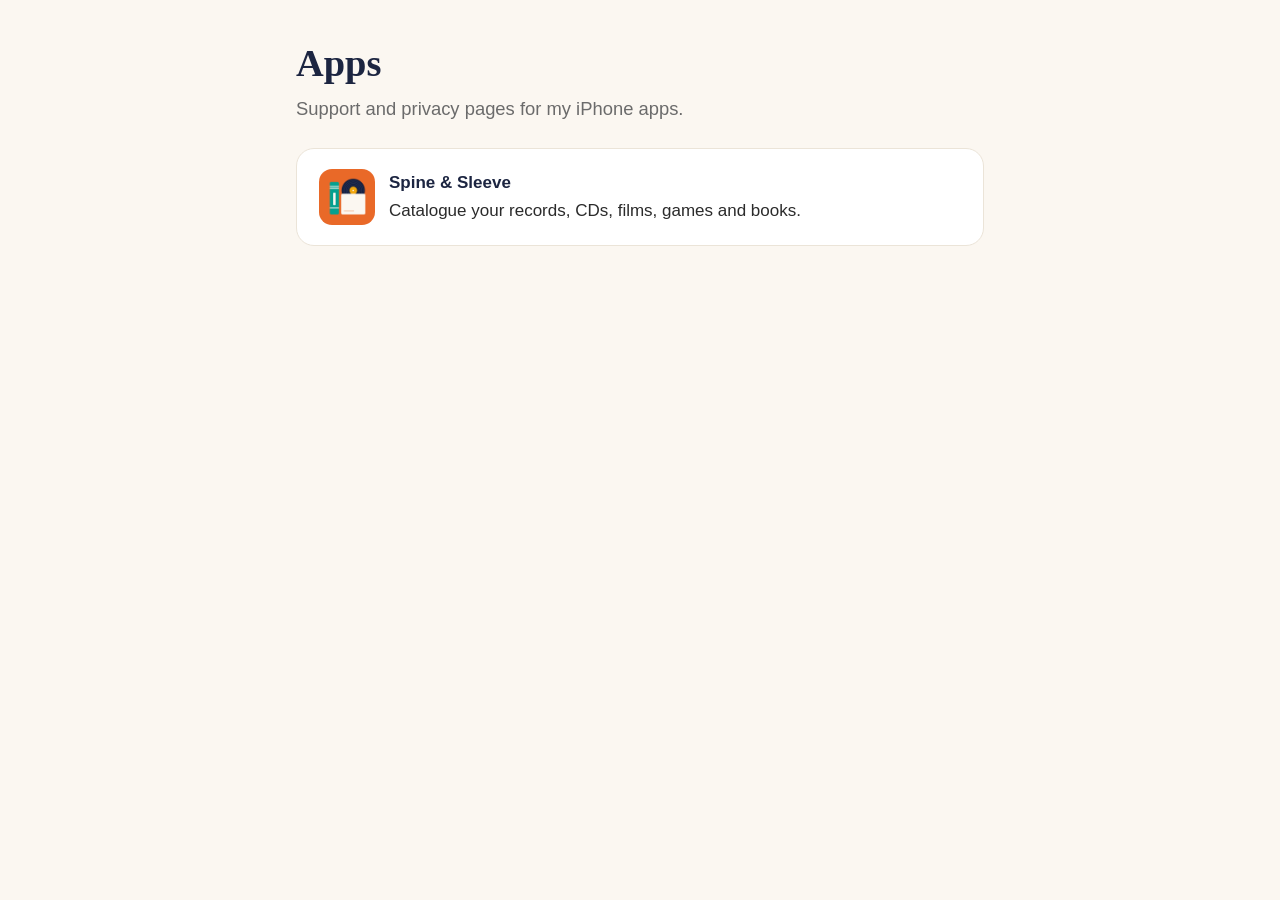
<file: index.html>
<!doctype html>
<html lang="en-GB">
<head>
  <meta charset="utf-8">
  <meta name="viewport" content="width=device-width, initial-scale=1">
  <title>Apps</title>
  <meta name="description" content="Support and privacy pages for my iPhone apps.">
  <link rel="stylesheet" href="assets/style.css">
</head>
<body>
<main>
  <h1>Apps</h1>
  <p class="lede">Support and privacy pages for my iPhone apps.</p>

  <ul class="apps">
    <li class="card">
      <a href="spine-and-sleeve/">
        <img src="spine-and-sleeve/icon.png" alt="">
        <span><strong>Spine &amp; Sleeve</strong>Catalogue your records, CDs, films, games and books.</span>
      </a>
    </li>
  </ul>
</main>
</body>
</html>
</file>
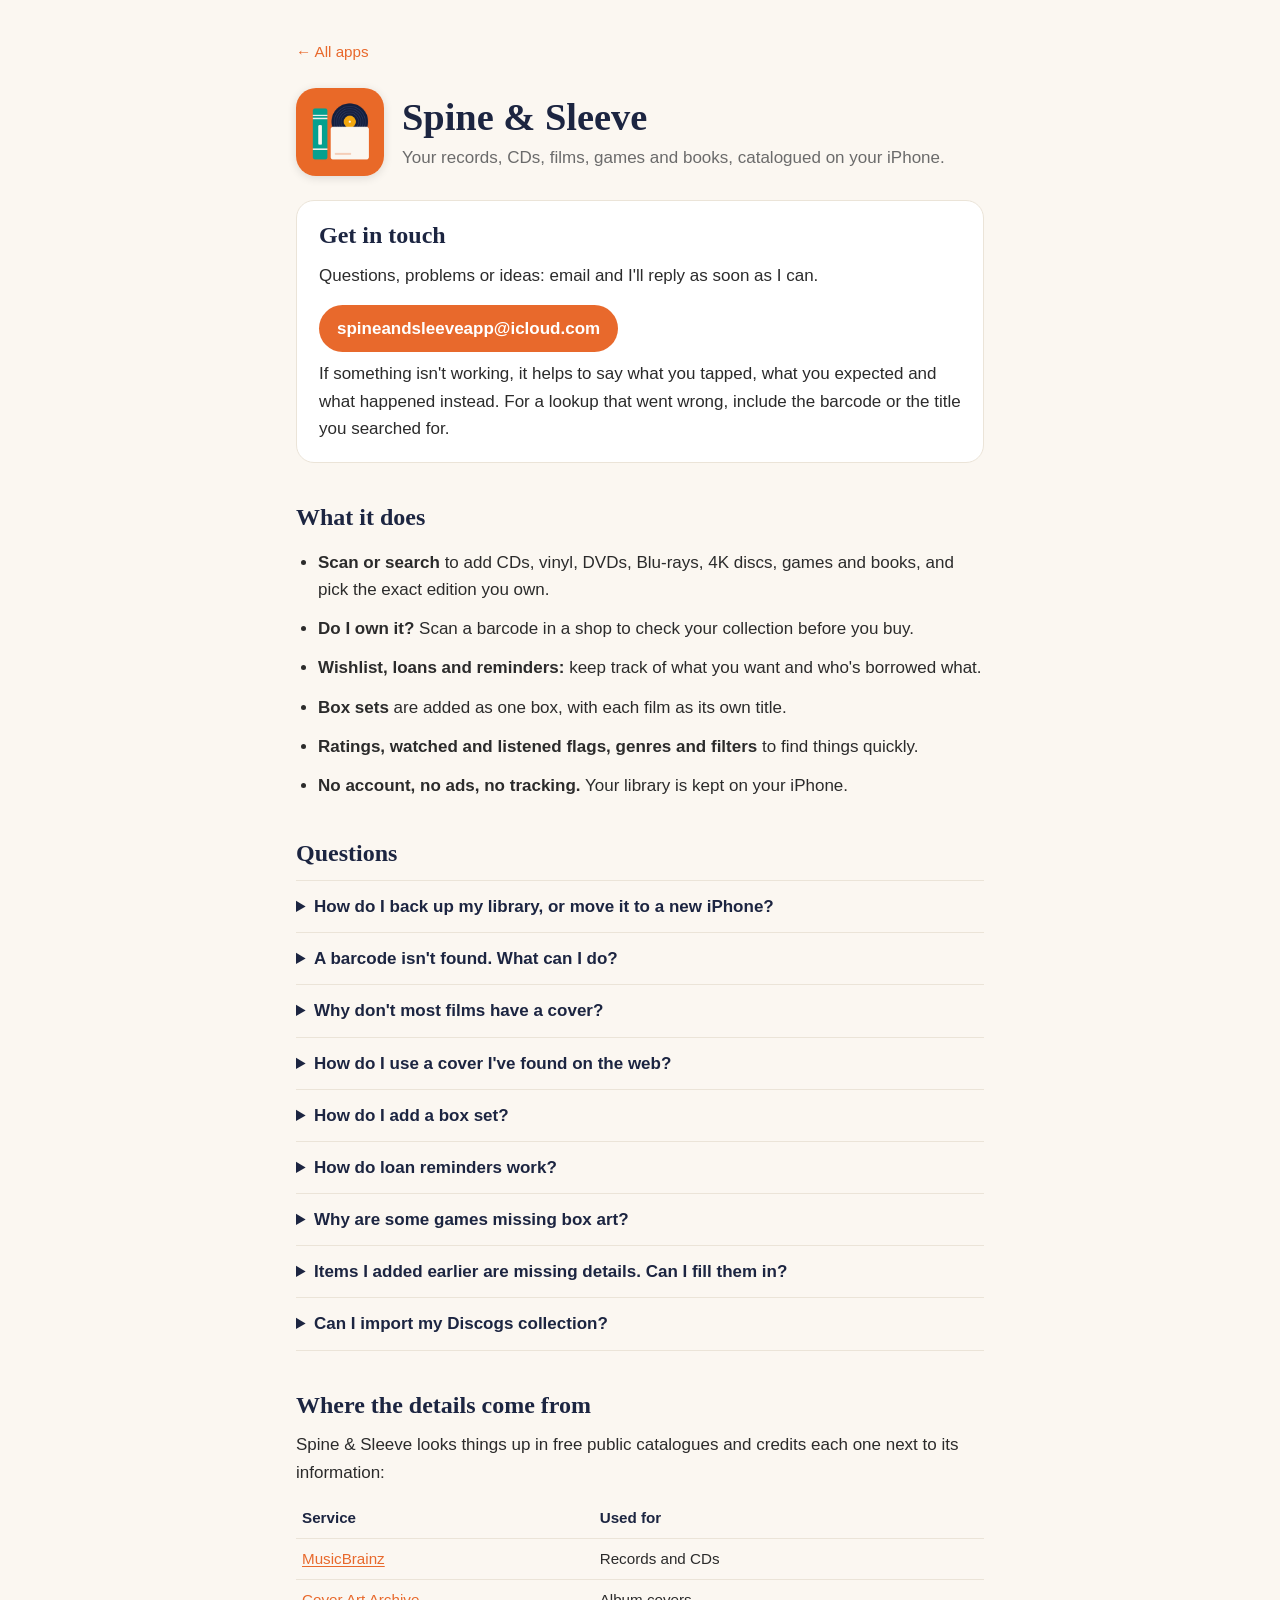
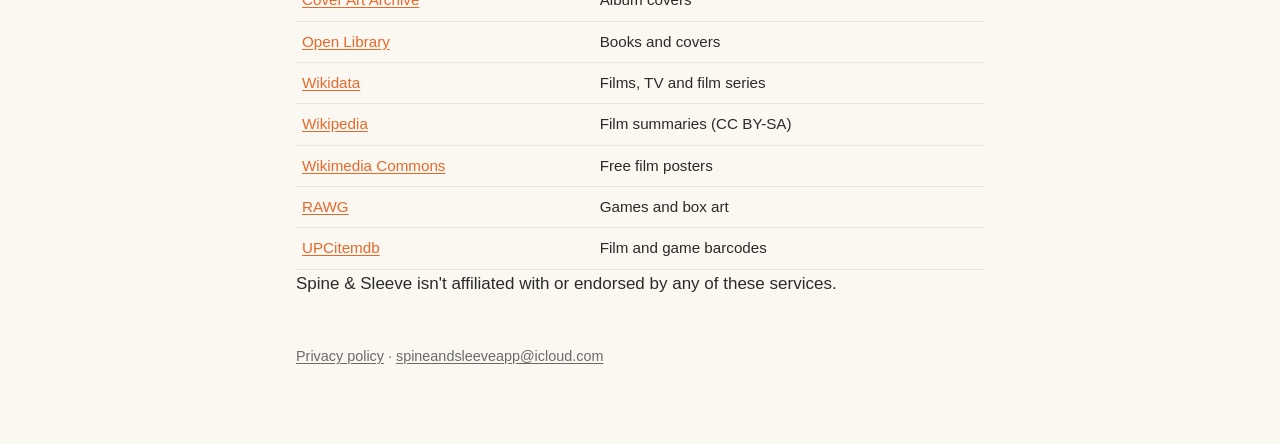
<file: spine-and-sleeve/index.html>
<!doctype html>
<html lang="en-GB">
<head>
  <meta charset="utf-8">
  <meta name="viewport" content="width=device-width, initial-scale=1">
  <title>Spine &amp; Sleeve Support</title>
  <meta name="description" content="Help and contact details for Spine & Sleeve, the iPhone app for cataloguing records, CDs, films, games and books.">
  <link rel="icon" href="favicon.png">
  <link rel="apple-touch-icon" href="icon.png">
  <link rel="stylesheet" href="../assets/style.css">
</head>
<body>
<main>
  <nav class="crumbs"><a href="../">← All apps</a></nav>

  <header class="app-header">
    <img src="icon.png" alt="Spine &amp; Sleeve app icon">
    <div>
      <h1>Spine &amp; Sleeve</h1>
      <p>Your records, CDs, films, games and books, catalogued on your iPhone.</p>
    </div>
  </header>

  <div class="card">
    <h2 style="margin-top:0">Get in touch</h2>
    <p>Questions, problems or ideas: email and I'll reply as soon as I can.</p>
    <a class="contact" href="mailto:spineandsleeveapp@icloud.com?subject=Spine%20%26%20Sleeve">spineandsleeveapp@icloud.com</a>
    <p>If something isn't working, it helps to say what you tapped, what you expected and what happened instead. For a lookup that went wrong, include the barcode or the title you searched for.</p>
  </div>

  <h2>What it does</h2>
  <ul>
    <li><strong>Scan or search</strong> to add CDs, vinyl, DVDs, Blu-rays, 4K discs, games and books, and pick the exact edition you own.</li>
    <li><strong>Do I own it?</strong> Scan a barcode in a shop to check your collection before you buy.</li>
    <li><strong>Wishlist, loans and reminders:</strong> keep track of what you want and who's borrowed what.</li>
    <li><strong>Box sets</strong> are added as one box, with each film as its own title.</li>
    <li><strong>Ratings, watched and listened flags, genres and filters</strong> to find things quickly.</li>
    <li><strong>No account, no ads, no tracking.</strong> Your library is kept on your iPhone.</li>
  </ul>

  <h2>Questions</h2>

  <details>
    <summary>How do I back up my library, or move it to a new iPhone?</summary>
    <p>Go to <strong>Settings › Export backup</strong> and save the file somewhere safe, such as iCloud Drive in the Files app. It includes your titles, copies, ratings, loans, box sets and your own cover photos.</p>
    <p>On the new iPhone, install Spine &amp; Sleeve and choose <strong>Settings › Import backup</strong>. Importing adds what's missing and never deletes anything, so it's safe to import the same file twice.</p>
    <p>Your library is also included in your iPhone's own iCloud or computer backups.</p>
  </details>

  <details>
    <summary>A barcode isn't found. What can I do?</summary>
    <p>Some barcodes aren't in any public catalogue, which is common for UK films and older games. Choose <strong>Search</strong> and type the title instead. The barcode you scanned is saved with whatever you pick, so it's recognised next time.</p>
    <p>If nothing matches at all, choose <strong>Not listed? Enter details manually</strong>.</p>
  </details>

  <details>
    <summary>Why don't most films have a cover?</summary>
    <p>Film details come from Wikidata, which is free for anyone to use, but most film posters are copyrighted, so only a few free ones are available (from Wikimedia Commons). For the rest, tap the cover and take a photo of your own copy, or use <strong>Search the web</strong> (below).</p>
  </details>

  <details>
    <summary>How do I use a cover I've found on the web?</summary>
    <p>Tap the cover and choose <strong>Search the web</strong>. Safari opens an image search for the item, such as "Heat 1995 Blu-ray cover". Touch and hold the picture you want and choose <strong>Copy</strong>, then come back to Spine &amp; Sleeve, tap the cover and choose <strong>Paste cover</strong>. You can crop it before it's saved, and it's kept as your own cover.</p>
    <p>This works for records, films, games, books and box sets.</p>
  </details>

  <details>
    <summary>How do I add a box set?</summary>
    <p>Go to <strong>Add › Search › Films &amp; TV › Add a box set</strong>, or scan the box's barcode. For a series, use <strong>Find the film series</strong> and untick any films that aren't in your box. For a mixed box, add each film by searching. A disc in a different format from the rest of the box can be changed per film.</p>
    <p>The box's page lends, sells or returns the whole box at once.</p>
  </details>

  <details>
    <summary>How do loan reminders work?</summary>
    <p>On an item's page, choose <strong>Lend to someone…</strong>, enter a name and, if you like, a due date with <strong>Remind me on the due date</strong>. The reminder is a notification scheduled on your iPhone. Choose <strong>Mark as returned</strong> when it comes back.</p>
  </details>

  <details>
    <summary>Why are some games missing box art?</summary>
    <p>Game details and box art come from RAWG. The app shares a free monthly allowance between everyone who uses it, and when that runs out, games are found on Wikidata without box art until the next month. You can add your own free RAWG key in <strong>Settings › Lookup services</strong> to avoid the shared limit.</p>
  </details>

  <details>
    <summary>Items I added earlier are missing details. Can I fill them in?</summary>
    <p><strong>Settings › Update all items from catalogues</strong> looks everything up again and fills in only what's missing. Anything you've typed yourself is never overwritten.</p>
  </details>

  <details>
    <summary>Can I import my Discogs collection?</summary>
    <p>Yes. Export your collection or wantlist as a CSV file on discogs.com, then choose <strong>Settings › Import from Discogs</strong>. The file is read on your iPhone, and records already in your library aren't added twice.</p>
  </details>

  <h2>Where the details come from</h2>
  <p>Spine &amp; Sleeve looks things up in free public catalogues and credits each one next to its information:</p>
  <table>
    <tr><th>Service</th><th>Used for</th></tr>
    <tr><td><a href="https://musicbrainz.org">MusicBrainz</a></td><td>Records and CDs</td></tr>
    <tr><td><a href="https://coverartarchive.org">Cover Art Archive</a></td><td>Album covers</td></tr>
    <tr><td><a href="https://openlibrary.org">Open Library</a></td><td>Books and covers</td></tr>
    <tr><td><a href="https://www.wikidata.org">Wikidata</a></td><td>Films, TV and film series</td></tr>
    <tr><td><a href="https://en.wikipedia.org">Wikipedia</a></td><td>Film summaries (CC BY-SA)</td></tr>
    <tr><td><a href="https://commons.wikimedia.org">Wikimedia Commons</a></td><td>Free film posters</td></tr>
    <tr><td><a href="https://rawg.io">RAWG</a></td><td>Games and box art</td></tr>
    <tr><td><a href="https://www.upcitemdb.com">UPCitemdb</a></td><td>Film and game barcodes</td></tr>
  </table>
  <p>Spine &amp; Sleeve isn't affiliated with or endorsed by any of these services.</p>

  <footer>
    <p><a href="privacy">Privacy policy</a> · <a href="mailto:spineandsleeveapp@icloud.com">spineandsleeveapp@icloud.com</a></p>
  </footer>
</main>
</body>
</html>
</file>
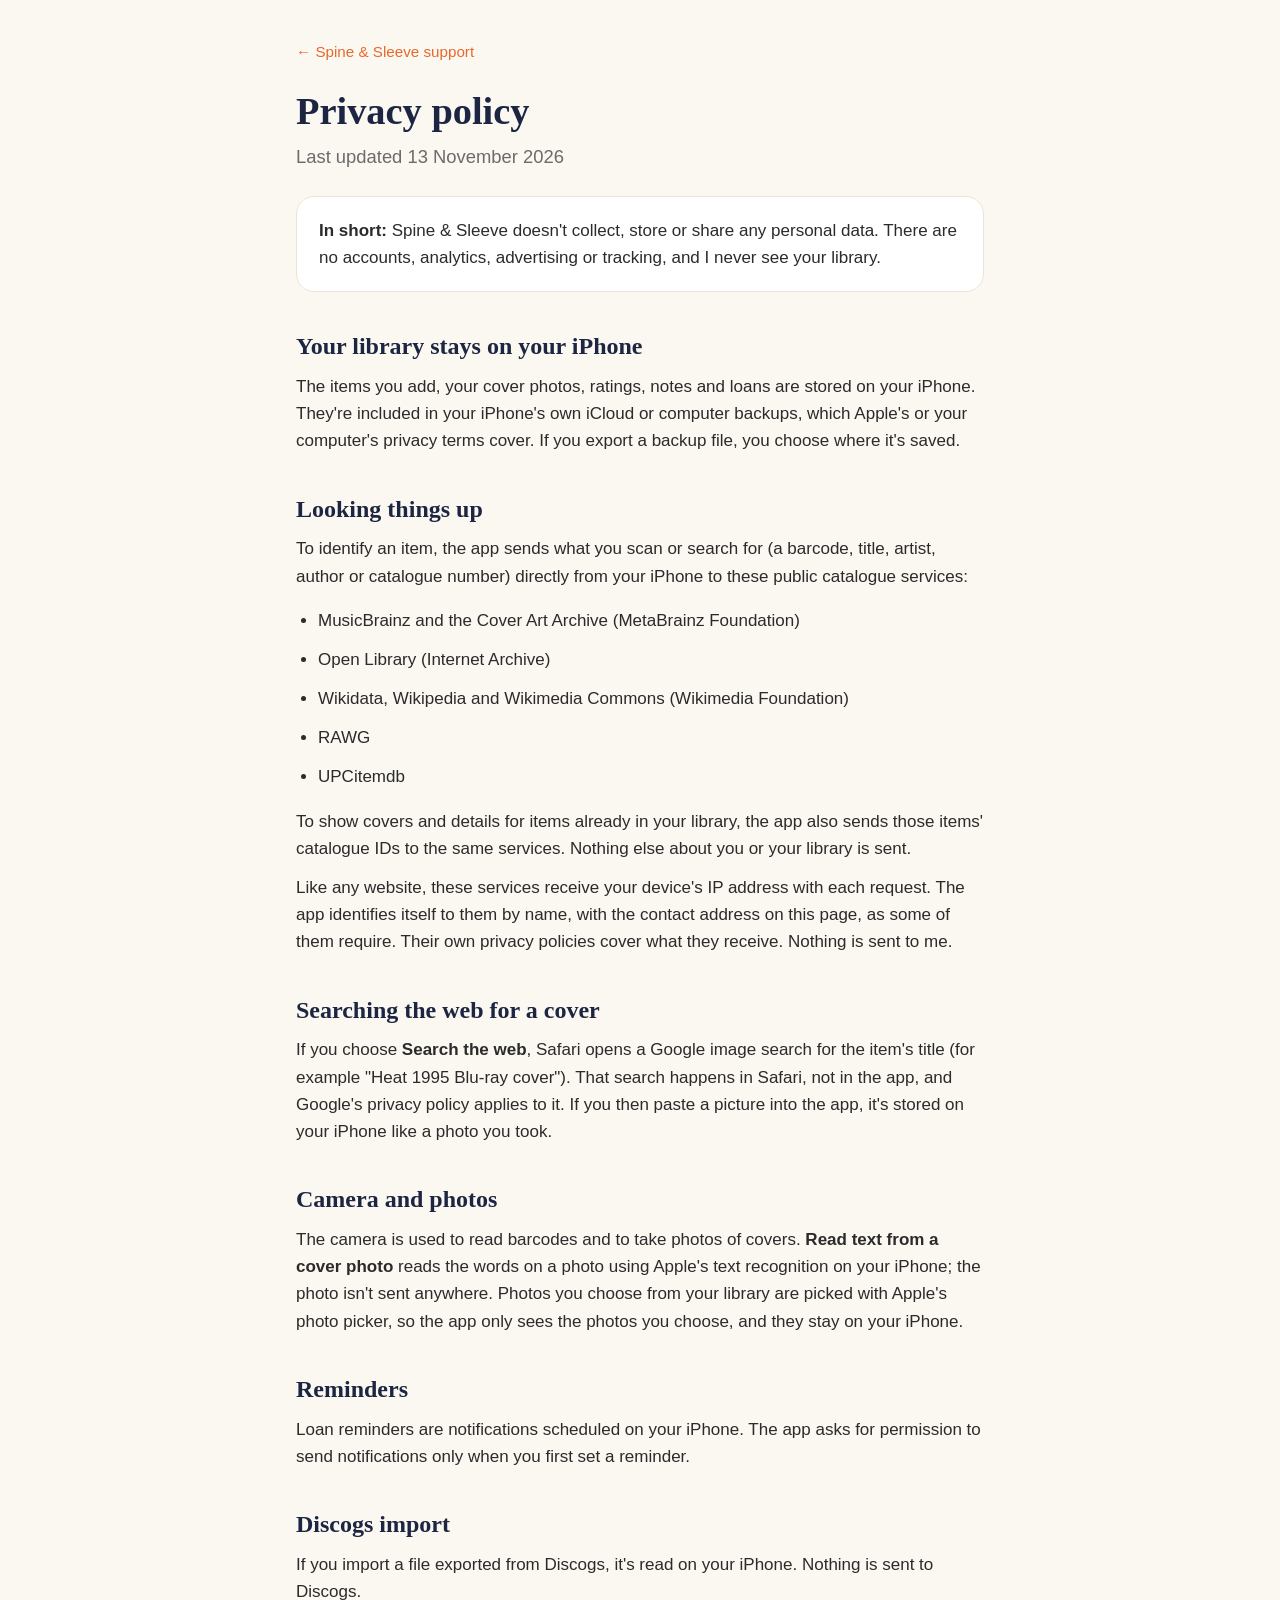
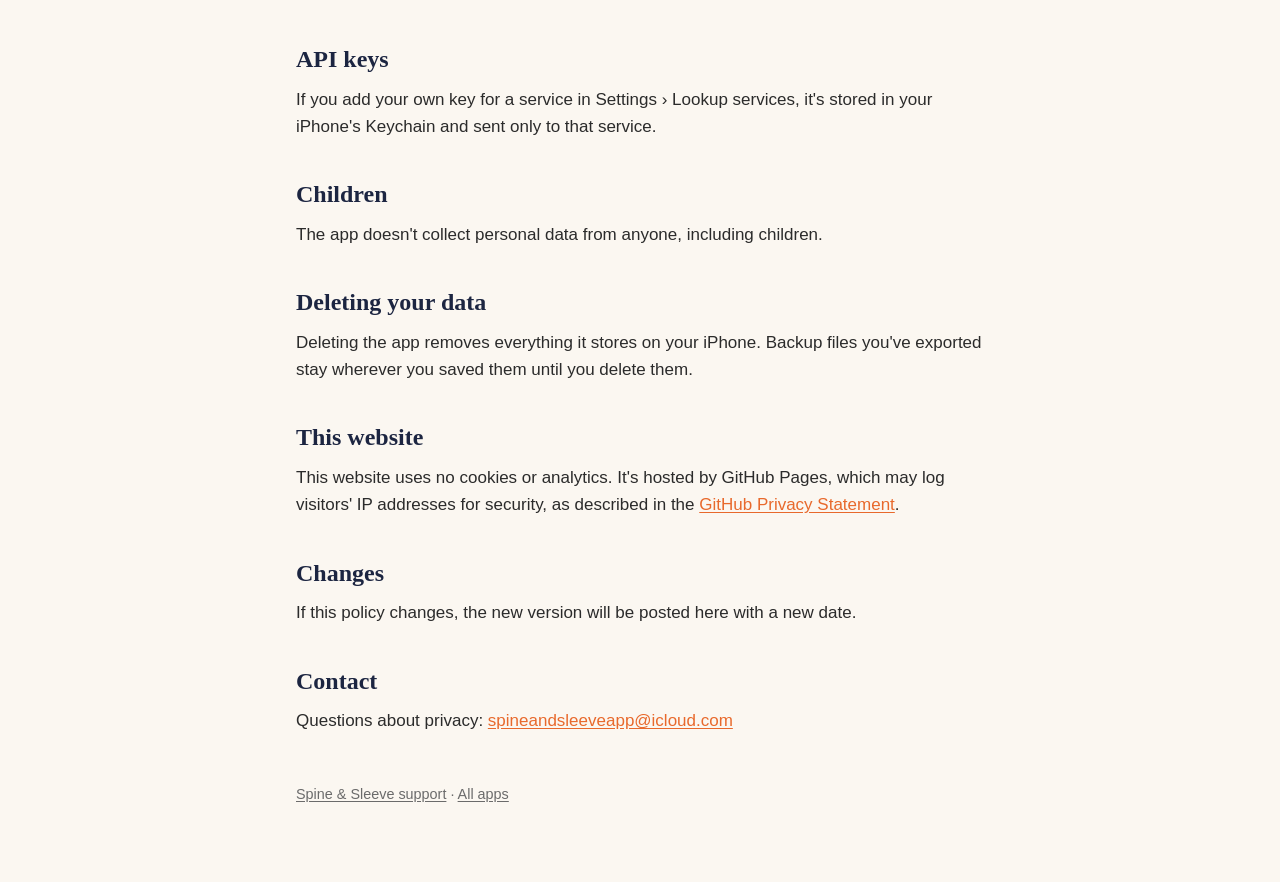
<file: spine-and-sleeve/privacy.html>
<!doctype html>
<html lang="en-GB">
<head>
  <meta charset="utf-8">
  <meta name="viewport" content="width=device-width, initial-scale=1">
  <title>Spine &amp; Sleeve Privacy</title>
  <meta name="description" content="Spine & Sleeve doesn't collect, store or share any personal data.">
  <link rel="icon" href="favicon.png">
  <link rel="stylesheet" href="../assets/style.css">
</head>
<body>
<main>
  <nav class="crumbs"><a href="./">← Spine &amp; Sleeve support</a></nav>

  <h1>Privacy policy</h1>
  <p class="lede">Last updated 13 November 2026</p>

  <div class="card">
    <p><strong>In short:</strong> Spine &amp; Sleeve doesn't collect, store or share any personal data. There are no accounts, analytics, advertising or tracking, and I never see your library.</p>
  </div>

  <h2>Your library stays on your iPhone</h2>
  <p>The items you add, your cover photos, ratings, notes and loans are stored on your iPhone. They're included in your iPhone's own iCloud or computer backups, which Apple's or your computer's privacy terms cover. If you export a backup file, you choose where it's saved.</p>

  <h2>Looking things up</h2>
  <p>To identify an item, the app sends what you scan or search for (a barcode, title, artist, author or catalogue number) directly from your iPhone to these public catalogue services:</p>
  <ul>
    <li>MusicBrainz and the Cover Art Archive (MetaBrainz Foundation)</li>
    <li>Open Library (Internet Archive)</li>
    <li>Wikidata, Wikipedia and Wikimedia Commons (Wikimedia Foundation)</li>
    <li>RAWG</li>
    <li>UPCitemdb</li>
  </ul>
  <p>To show covers and details for items already in your library, the app also sends those items' catalogue IDs to the same services. Nothing else about you or your library is sent.</p>
  <p>Like any website, these services receive your device's IP address with each request. The app identifies itself to them by name, with the contact address on this page, as some of them require. Their own privacy policies cover what they receive. Nothing is sent to me.</p>

  <h2>Searching the web for a cover</h2>
  <p>If you choose <strong>Search the web</strong>, Safari opens a Google image search for the item's title (for example "Heat 1995 Blu-ray cover"). That search happens in Safari, not in the app, and Google's privacy policy applies to it. If you then paste a picture into the app, it's stored on your iPhone like a photo you took.</p>

  <h2>Camera and photos</h2>
  <p>The camera is used to read barcodes and to take photos of covers. <strong>Read text from a cover photo</strong> reads the words on a photo using Apple's text recognition on your iPhone; the photo isn't sent anywhere. Photos you choose from your library are picked with Apple's photo picker, so the app only sees the photos you choose, and they stay on your iPhone.</p>

  <h2>Reminders</h2>
  <p>Loan reminders are notifications scheduled on your iPhone. The app asks for permission to send notifications only when you first set a reminder.</p>

  <h2>Discogs import</h2>
  <p>If you import a file exported from Discogs, it's read on your iPhone. Nothing is sent to Discogs.</p>

  <h2>API keys</h2>
  <p>If you add your own key for a service in Settings › Lookup services, it's stored in your iPhone's Keychain and sent only to that service.</p>

  <h2>Children</h2>
  <p>The app doesn't collect personal data from anyone, including children.</p>

  <h2>Deleting your data</h2>
  <p>Deleting the app removes everything it stores on your iPhone. Backup files you've exported stay wherever you saved them until you delete them.</p>

  <h2>This website</h2>
  <p>This website uses no cookies or analytics. It's hosted by GitHub Pages, which may log visitors' IP addresses for security, as described in the <a href="https://docs.github.com/en/site-policy/privacy-policies/github-general-privacy-statement">GitHub Privacy Statement</a>.</p>

  <h2>Changes</h2>
  <p>If this policy changes, the new version will be posted here with a new date.</p>

  <h2>Contact</h2>
  <p>Questions about privacy: <a href="mailto:spineandsleeveapp@icloud.com">spineandsleeveapp@icloud.com</a></p>

  <footer>
    <p><a href="./">Spine &amp; Sleeve support</a> · <a href="../">All apps</a></p>
  </footer>
</main>
</body>
</html>
</file>
<file: assets/style.css>
/* Spine & Sleeve "record shop" colours: cream paper, navy ink, tangerine. */
:root {
  --paper: #fbf7f1;
  --card: #ffffff;
  --ink: #1c2541;
  --text: #2b2b2b;
  --muted: #6b6b6b;
  --line: #ebe4d8;
  --accent: #e8692c;
  color-scheme: light dark;
}
@media (prefers-color-scheme: dark) {
  :root {
    --paper: #000000;
    --card: #17140f;
    --ink: #f3ece0;
    --text: #e9e4dc;
    --muted: #a39d93;
    --line: #2c2720;
    --accent: #f27d45;
  }
}

* { box-sizing: border-box; }

body {
  margin: 0;
  background: var(--paper);
  color: var(--text);
  font: 17px/1.6 -apple-system, BlinkMacSystemFont, "Segoe UI", Roboto, Helvetica, Arial, sans-serif;
  -webkit-text-size-adjust: 100%;
}

main {
  max-width: 720px;
  margin: 0 auto;
  padding: 40px 16px 64px;
}

h1, h2, h3 {
  color: var(--ink);
  font-family: "New York", ui-serif, Georgia, "Times New Roman", serif;
  line-height: 1.2;
}
h1 { font-size: 2.4rem; margin: 0 0 8px; }
h2 { font-size: 1.5rem; margin: 40px 0 12px; }
h3 { font-size: 1.1rem; margin: 24px 0 6px; }

p, li { margin: 0 0 12px; }
ul { padding-left: 22px; }

a { color: var(--accent); text-underline-offset: 2px; }

.lede { font-size: 1.15rem; color: var(--muted); margin-bottom: 24px; }

.app-header {
  display: flex;
  align-items: center;
  gap: 18px;
  margin-bottom: 24px;
}
.app-header img {
  width: 88px;
  height: 88px;
  border-radius: 20px;
  flex: none;
  box-shadow: 0 2px 10px rgba(0, 0, 0, 0.12);
}
.app-header h1 { margin: 0; }
.app-header p { margin: 4px 0 0; color: var(--muted); }

.card {
  background: var(--card);
  border: 1px solid var(--line);
  border-radius: 18px;
  padding: 20px 22px;
  margin: 16px 0;
}
.card > :last-child { margin-bottom: 0; }

.contact {
  display: inline-block;
  background: var(--accent);
  color: #fff;
  text-decoration: none;
  font-weight: 600;
  padding: 10px 18px;
  border-radius: 999px;
  margin: 4px 0 8px;
  overflow-wrap: anywhere;
}

details {
  border-top: 1px solid var(--line);
  padding: 12px 0;
}
details:last-of-type { border-bottom: 1px solid var(--line); }
summary {
  cursor: pointer;
  font-weight: 600;
  color: var(--ink);
}
details[open] summary { margin-bottom: 8px; }

table { width: 100%; border-collapse: collapse; font-size: 0.95rem; }
th, td { text-align: left; padding: 8px 6px; border-bottom: 1px solid var(--line); vertical-align: top; }
th { color: var(--ink); }

.apps { list-style: none; padding: 0; }
.apps li a {
  display: flex;
  align-items: center;
  gap: 14px;
  text-decoration: none;
  color: var(--text);
}
.apps img { width: 56px; height: 56px; border-radius: 13px; }
.apps strong { color: var(--ink); display: block; }

nav.crumbs { font-size: 0.95rem; margin-bottom: 24px; }
nav.crumbs a { text-decoration: none; }

footer {
  margin-top: 48px;
  font-size: 0.9rem;
  color: var(--muted);
}
footer a { color: var(--muted); }
</file>
